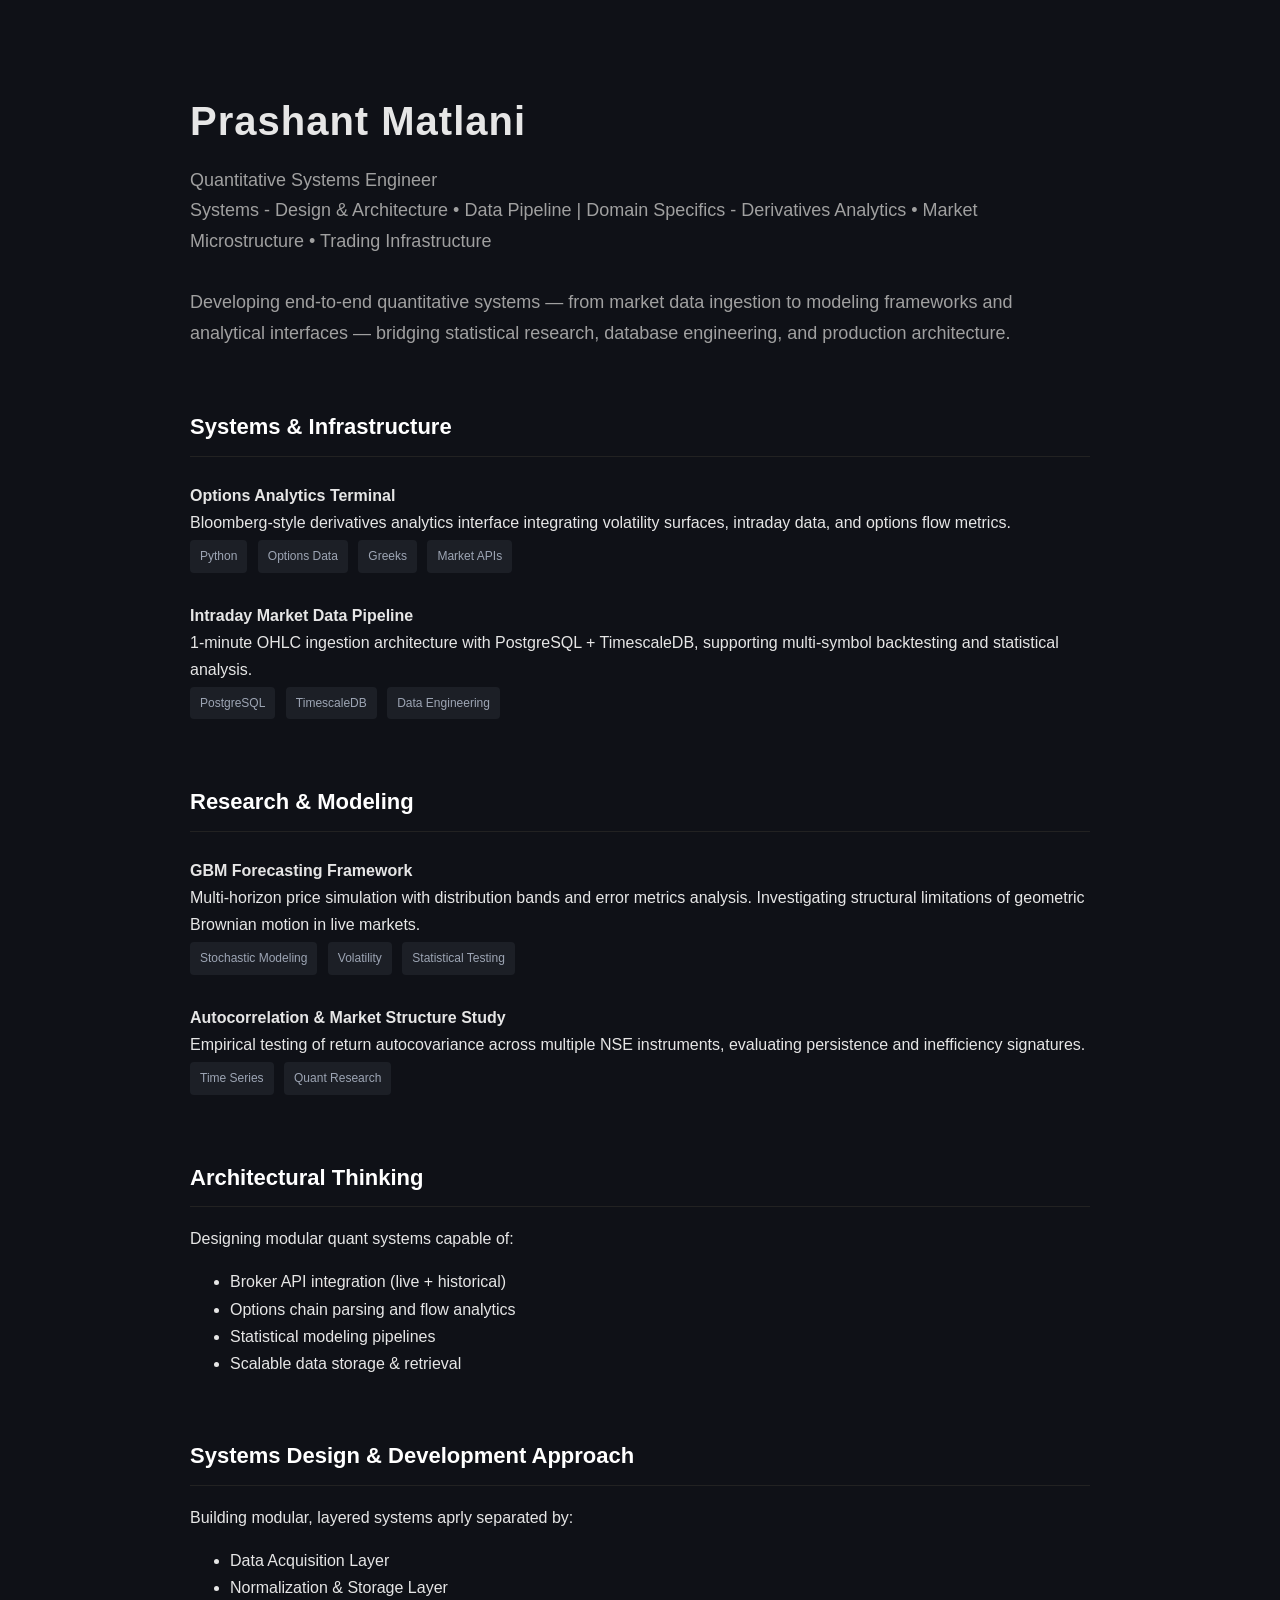
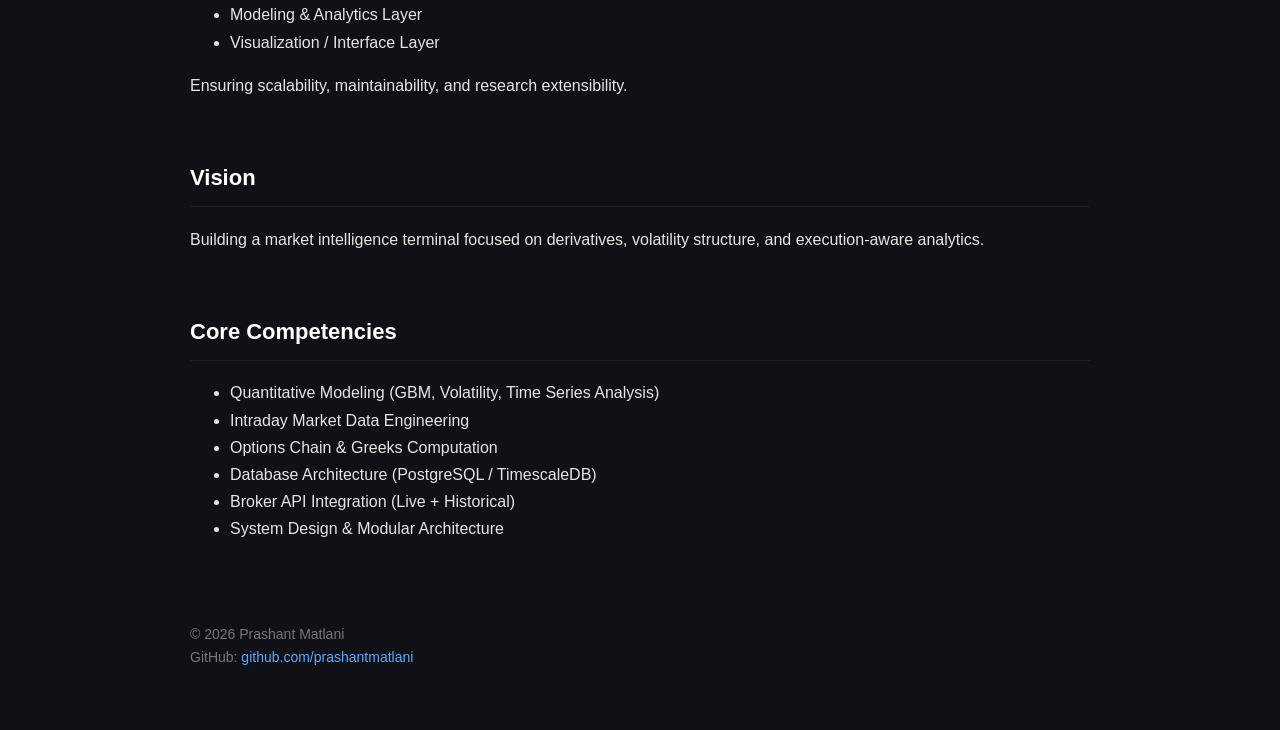
<file: index_earlier.html>
<!DOCTYPE html>
<html>
<head>
  <title>Prashant Matlani | Quantitative Systems Engineer</title>
  <meta charset="UTF-8">
  <meta name="viewport" content="width=device-width, initial-scale=1.0">

  <style>
    body {
      margin: 0;
      padding: 0;
      font-family: -apple-system, BlinkMacSystemFont, "Segoe UI", Roboto, sans-serif;
      background-color: #0f1117;
      color: #e6e6e6;
      line-height: 1.7;
    }

    .container {
      max-width: 900px;
      margin: auto;
      padding: 60px 30px;
    }

    h1 {
      font-size: 40px;
      margin-bottom: 10px;
      letter-spacing: 1px;
    }

    h2 {
      margin-top: 60px;
      font-size: 22px;
      border-bottom: 1px solid #222;
      padding-bottom: 10px;
      color: #ffffff;
    }

    .subtitle {
      font-size: 18px;
      color: #a0a0a0;
      margin-bottom: 40px;
    }

    .project {
      margin-top: 25px;
    }

    .tag {
      display: inline-block;
      background: #1c1f26;
      padding: 6px 10px;
      margin: 4px 6px 4px 0;
      font-size: 12px;
      border-radius: 4px;
      color: #9da5b4;
    }

    a {
      color: #5da9ff;
      text-decoration: none;
    }

    a:hover {
      text-decoration: underline;
    }

    footer {
      margin-top: 80px;
      font-size: 14px;
      color: #777;
    }
  </style>
</head>

<body>
  <div class="container">

    <h1>Prashant Matlani</h1>
    <div class="subtitle">
      Quantitative Systems Engineer<br>
      Systems - Design & Architecture • Data Pipeline | Domain Specifics - Derivatives Analytics • Market Microstructure • Trading Infrastructure<br><br>
      Developing end-to-end quantitative systems — from market data ingestion to modeling frameworks and analytical interfaces — bridging statistical research, database engineering, and production architecture.
    </div>

    <h2>Systems & Infrastructure</h2>

    <div class="project">
      <strong>Options Analytics Terminal</strong><br>
      Bloomberg-style derivatives analytics interface integrating volatility surfaces,
      intraday data, and options flow metrics.
      <div>
        <span class="tag">Python</span>
        <span class="tag">Options Data</span>
        <span class="tag">Greeks</span>
        <span class="tag">Market APIs</span>
      </div>
    </div>

    <div class="project">
      <strong>Intraday Market Data Pipeline</strong><br>
      1-minute OHLC ingestion architecture with PostgreSQL + TimescaleDB,
      supporting multi-symbol backtesting and statistical analysis.
      <div>
        <span class="tag">PostgreSQL</span>
        <span class="tag">TimescaleDB</span>
        <span class="tag">Data Engineering</span>
      </div>
    </div>

    <h2>Research & Modeling</h2>

    <div class="project">
      <strong>GBM Forecasting Framework</strong><br>
      Multi-horizon price simulation with distribution bands and error metrics analysis.
      Investigating structural limitations of geometric Brownian motion in live markets.
      <div>
        <span class="tag">Stochastic Modeling</span>
        <span class="tag">Volatility</span>
        <span class="tag">Statistical Testing</span>
      </div>
    </div>

    <div class="project">
      <strong>Autocorrelation & Market Structure Study</strong><br>
      Empirical testing of return autocovariance across multiple NSE instruments,
      evaluating persistence and inefficiency signatures.
      <div>
        <span class="tag">Time Series</span>
        <span class="tag">Quant Research</span>
      </div>
    </div>

    <h2>Architectural Thinking</h2>
    Designing modular quant systems capable of:
    <ul>
      <li>Broker API integration (live + historical)</li>
      <li>Options chain parsing and flow analytics</li>
      <li>Statistical modeling pipelines</li>
      <li>Scalable data storage & retrieval</li>
    </ul>

    <h2>Systems Design & Development Approach</h2>
    <p>
    Building modular, layered systems aprly separated by:
    </p>
    <ul>
      <li>Data Acquisition Layer</li>
      <li>Normalization & Storage Layer</li>
      <li>Modeling & Analytics Layer</li>
      <li>Visualization / Interface Layer</li>
    </ul>
    <p>
    Ensuring scalability, maintainability, and research extensibility.
    </p>
    
    <h2>Vision</h2>
    Building a market intelligence terminal focused on derivatives,
    volatility structure, and execution-aware analytics.

    <h2>Core Competencies</h2>
    <ul>
    <li>Quantitative Modeling (GBM, Volatility, Time Series Analysis)</li>
    <li>Intraday Market Data Engineering</li>
    <li>Options Chain & Greeks Computation</li>
    <li>Database Architecture (PostgreSQL / TimescaleDB)</li>
    <li>Broker API Integration (Live + Historical)</li>
    <li>System Design & Modular Architecture</li>
    </ul>
    
    <footer>
      © 2026 Prashant Matlani<br>
      GitHub: <a href="https://github.com/prashantmatlani">github.com/prashantmatlani</a>
    </footer>

  </div>
</body>
</html>
</file>
